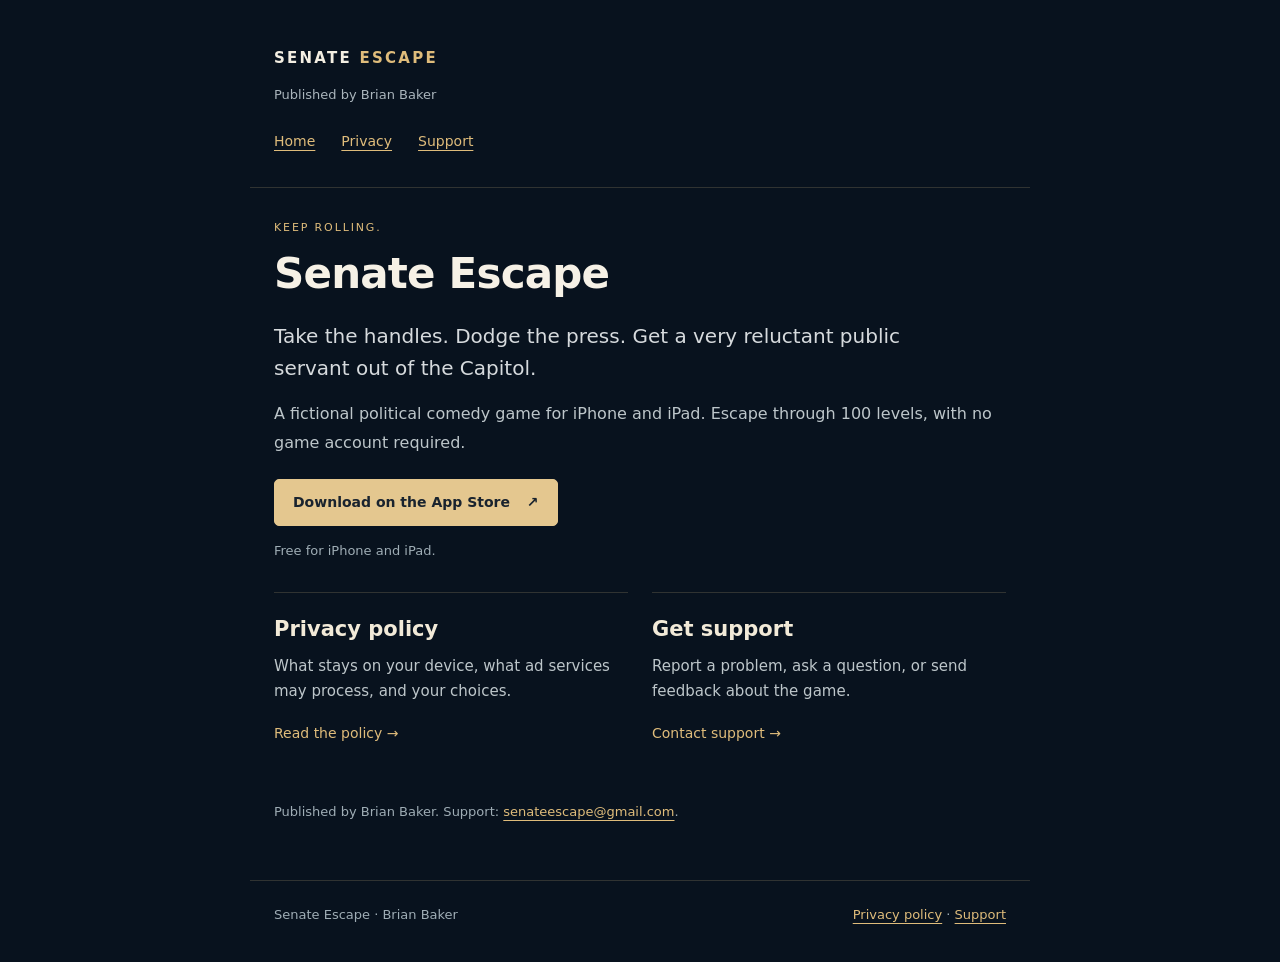
<file: index.html>
<!doctype html>
<html lang="en"><head><meta charset="utf-8"><meta name="viewport" content="width=device-width,initial-scale=1"><meta name="color-scheme" content="dark"><meta name="description" content="Play Senate Escape, a fictional political comedy game for iPhone and iPad. Dodge the press, finish assignments, and escape across 100 levels."><title>Senate Escape · A fictional political comedy game</title><link rel="stylesheet" href="/style.css"></head>
<body><a class="skip" href="#main">Skip to content</a><header><div class="header-inner"><a class="brand" href="/" aria-label="Senate Escape home">SENATE <span>ESCAPE</span></a><p>Published by Brian Baker</p><nav aria-label="Main"><a href="/">Home</a><a href="/privacy/">Privacy</a><a href="/support/">Support</a></nav></div></header>
<main id="main" tabindex="-1"><p class="eyebrow">Keep rolling.</p><h1>Senate Escape</h1><p class="intro">Take the handles. Dodge the press. Get a very reluctant public servant out of the Capitol.</p><p>A fictional political comedy game for iPhone and iPad. Escape through 100 levels, with no game account required.</p>
<a class="button" href="https://apps.apple.com/us/app/senate-escape/id6832297374">Download on the App Store <span aria-hidden="true">↗</span></a><p class="small">Free for iPhone and iPad.</p>
<div class="cards"><a class="card" href="/privacy/"><h2>Privacy policy</h2><p>What stays on your device, what ad services may process, and your choices.</p><span>Read the policy <span aria-hidden="true">→</span></span></a><a class="card" href="/support/"><h2>Get support</h2><p>Report a problem, ask a question, or send feedback about the game.</p><span>Contact support <span aria-hidden="true">→</span></span></a></div>
<p class="small">Published by Brian Baker. Support: <a href="mailto:senateescape@gmail.com">senateescape@gmail.com</a>.</p></main>
<footer><p>Senate Escape · Brian Baker</p><p><a href="/privacy/">Privacy policy</a><span aria-hidden="true"> · </span><a href="/support/">Support</a></p></footer></body></html>
</file>
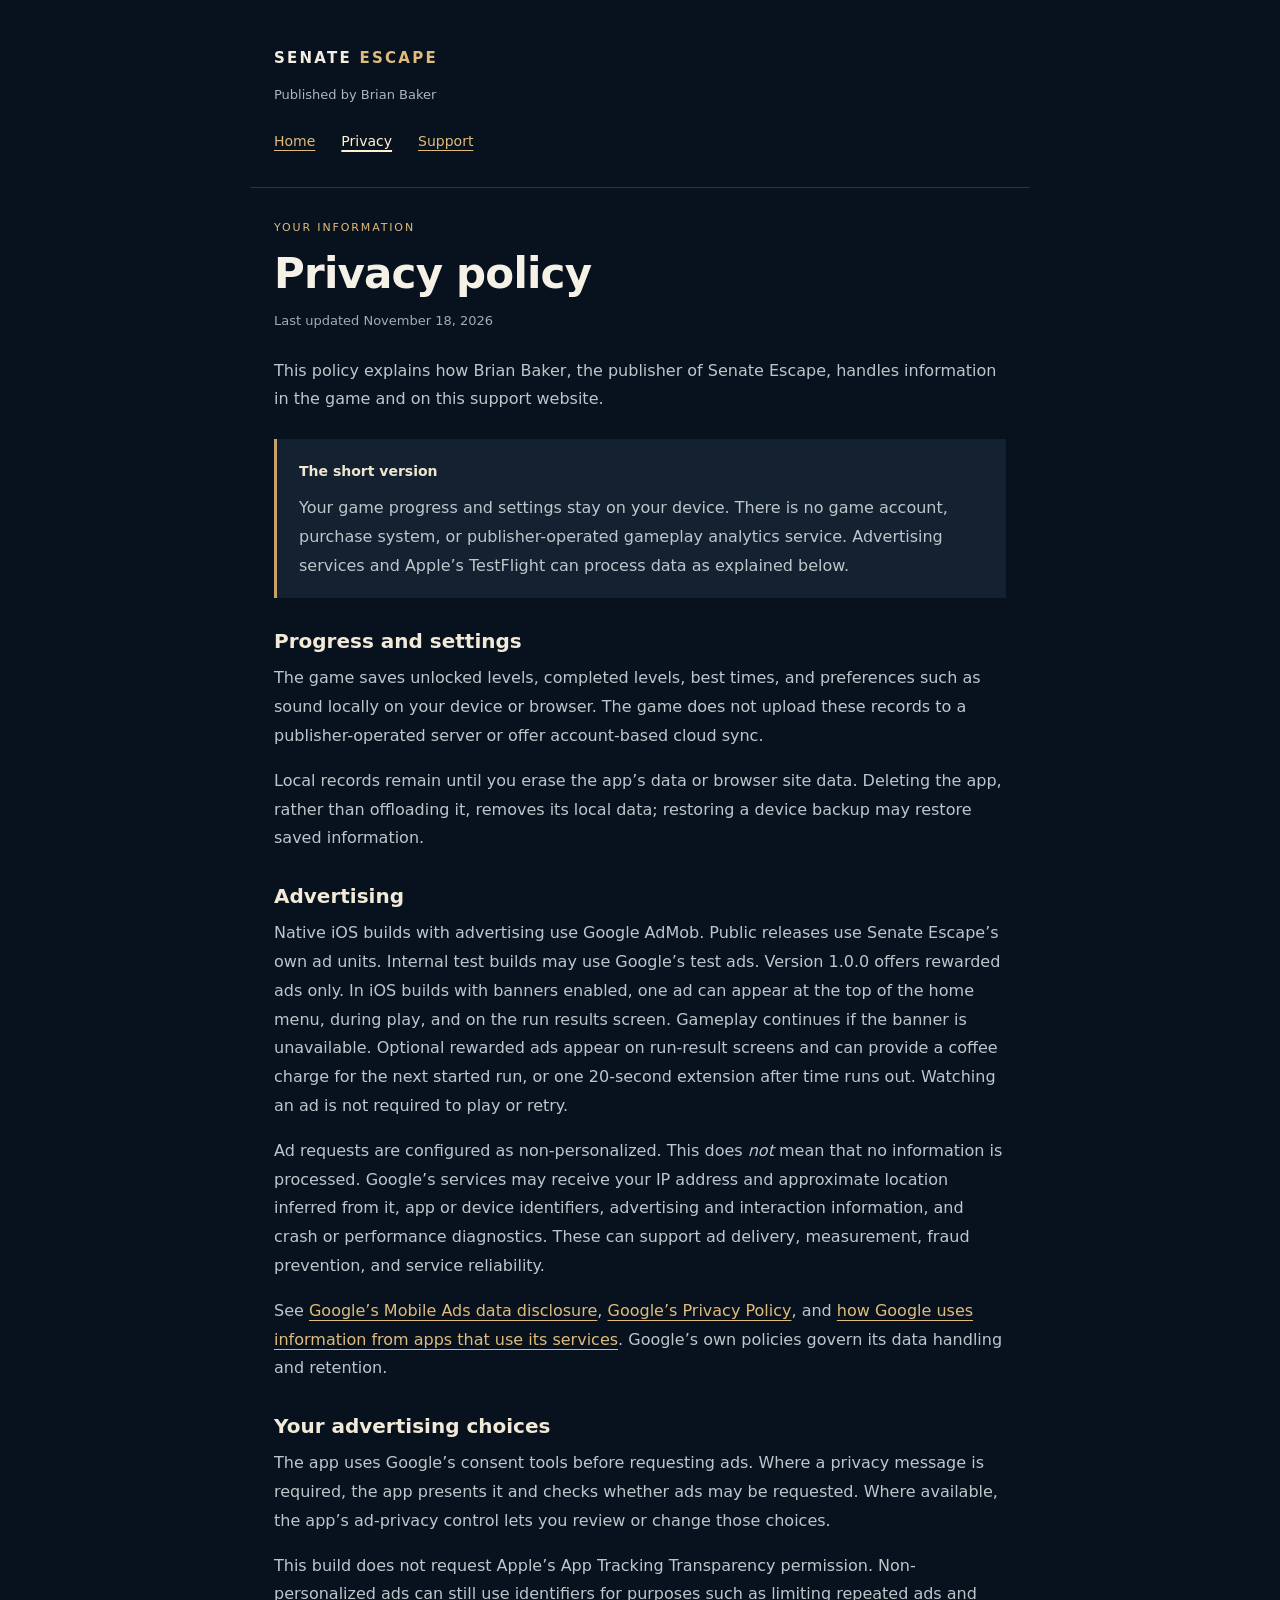
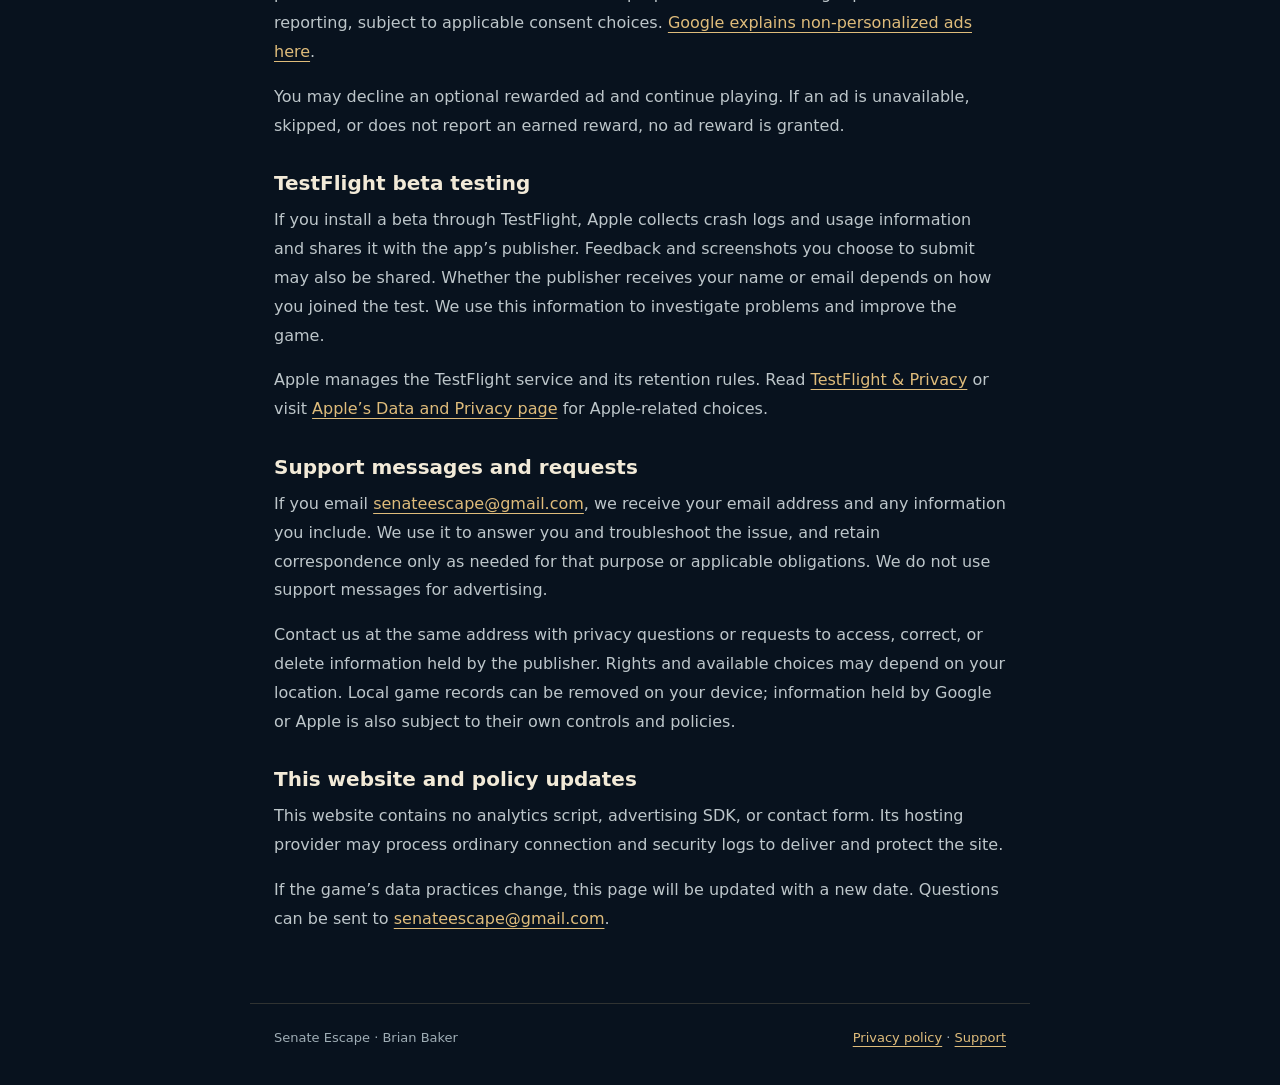
<file: privacy/index.html>
<!doctype html>
<html lang="en"><head><meta charset="utf-8"><meta name="viewport" content="width=device-width,initial-scale=1"><meta name="color-scheme" content="dark"><meta name="description" content="How Senate Escape handles local progress, advertising choices, TestFlight diagnostics, and support messages."><title>Privacy policy · Senate Escape</title><link rel="stylesheet" href="/style.css"></head>
<body><a class="skip" href="#main">Skip to content</a><header><div class="header-inner"><a class="brand" href="/" aria-label="Senate Escape home">SENATE <span>ESCAPE</span></a><p>Published by Brian Baker</p><nav aria-label="Main"><a href="/">Home</a><a href="/privacy/" aria-current="page">Privacy</a><a href="/support/">Support</a></nav></div></header>
<main id="main" tabindex="-1"><p class="eyebrow">Your information</p><h1>Privacy policy</h1><p class="updated">Last updated November 18, 2026</p>
<p>This policy explains how Brian Baker, the publisher of Senate Escape, handles information in the game and on this support website.</p>
<div class="summary"><strong>The short version</strong><p>Your game progress and settings stay on your device. There is no game account, purchase system, or publisher-operated gameplay analytics service. Advertising services and Apple’s TestFlight can process data as explained below.</p></div>
<section aria-labelledby="local"><h2 id="local">Progress and settings</h2><p>The game saves unlocked levels, completed levels, best times, and preferences such as sound locally on your device or browser. The game does not upload these records to a publisher-operated server or offer account-based cloud sync.</p><p>Local records remain until you erase the app’s data or browser site data. Deleting the app, rather than offloading it, removes its local data; restoring a device backup may restore saved information.</p></section>
<section aria-labelledby="ads"><h2 id="ads">Advertising</h2><p>Native iOS builds with advertising use Google AdMob. Public releases use Senate Escape’s own ad units. Internal test builds may use Google’s test ads. Version 1.0.0 offers rewarded ads only. In iOS builds with banners enabled, one ad can appear at the top of the home menu, during play, and on the run results screen. Gameplay continues if the banner is unavailable. Optional rewarded ads appear on run-result screens and can provide a coffee charge for the next started run, or one 20-second extension after time runs out. Watching an ad is not required to play or retry.</p><p>Ad requests are configured as non-personalized. This does <em>not</em> mean that no information is processed. Google’s services may receive your IP address and approximate location inferred from it, app or device identifiers, advertising and interaction information, and crash or performance diagnostics. These can support ad delivery, measurement, fraud prevention, and service reliability.</p><p>See <a href="https://developers.google.com/admob/ios/privacy/data-disclosure">Google’s Mobile Ads data disclosure</a>, <a href="https://policies.google.com/privacy">Google’s Privacy Policy</a>, and <a href="https://policies.google.com/technologies/partner-sites">how Google uses information from apps that use its services</a>. Google’s own policies govern its data handling and retention.</p></section>
<section aria-labelledby="choices"><h2 id="choices">Your advertising choices</h2><p>The app uses Google’s consent tools before requesting ads. Where a privacy message is required, the app presents it and checks whether ads may be requested. Where available, the app’s ad-privacy control lets you review or change those choices.</p><p>This build does not request Apple’s App Tracking Transparency permission. Non-personalized ads can still use identifiers for purposes such as limiting repeated ads and reporting, subject to applicable consent choices. <a href="https://support.google.com/admob/answer/7676680">Google explains non-personalized ads here</a>.</p><p>You may decline an optional rewarded ad and continue playing. If an ad is unavailable, skipped, or does not report an earned reward, no ad reward is granted.</p></section>
<section aria-labelledby="beta"><h2 id="beta">TestFlight beta testing</h2><p>If you install a beta through TestFlight, Apple collects crash logs and usage information and shares it with the app’s publisher. Feedback and screenshots you choose to submit may also be shared. Whether the publisher receives your name or email depends on how you joined the test. We use this information to investigate problems and improve the game.</p><p>Apple manages the TestFlight service and its retention rules. Read <a href="https://www.apple.com/legal/privacy/data/en/test-flight/">TestFlight &amp; Privacy</a> or visit <a href="https://privacy.apple.com/">Apple’s Data and Privacy page</a> for Apple-related choices.</p></section>
<section aria-labelledby="contact"><h2 id="contact">Support messages and requests</h2><p>If you email <a href="mailto:senateescape@gmail.com">senateescape@gmail.com</a>, we receive your email address and any information you include. We use it to answer you and troubleshoot the issue, and retain correspondence only as needed for that purpose or applicable obligations. We do not use support messages for advertising.</p><p>Contact us at the same address with privacy questions or requests to access, correct, or delete information held by the publisher. Rights and available choices may depend on your location. Local game records can be removed on your device; information held by Google or Apple is also subject to their own controls and policies.</p></section>
<section aria-labelledby="website"><h2 id="website">This website and policy updates</h2><p>This website contains no analytics script, advertising SDK, or contact form. Its hosting provider may process ordinary connection and security logs to deliver and protect the site.</p><p>If the game’s data practices change, this page will be updated with a new date. Questions can be sent to <a href="mailto:senateescape@gmail.com">senateescape@gmail.com</a>.</p></section></main>
<footer><p>Senate Escape · Brian Baker</p><p><a href="/privacy/">Privacy policy</a><span aria-hidden="true"> · </span><a href="/support/">Support</a></p></footer></body></html>
</file>
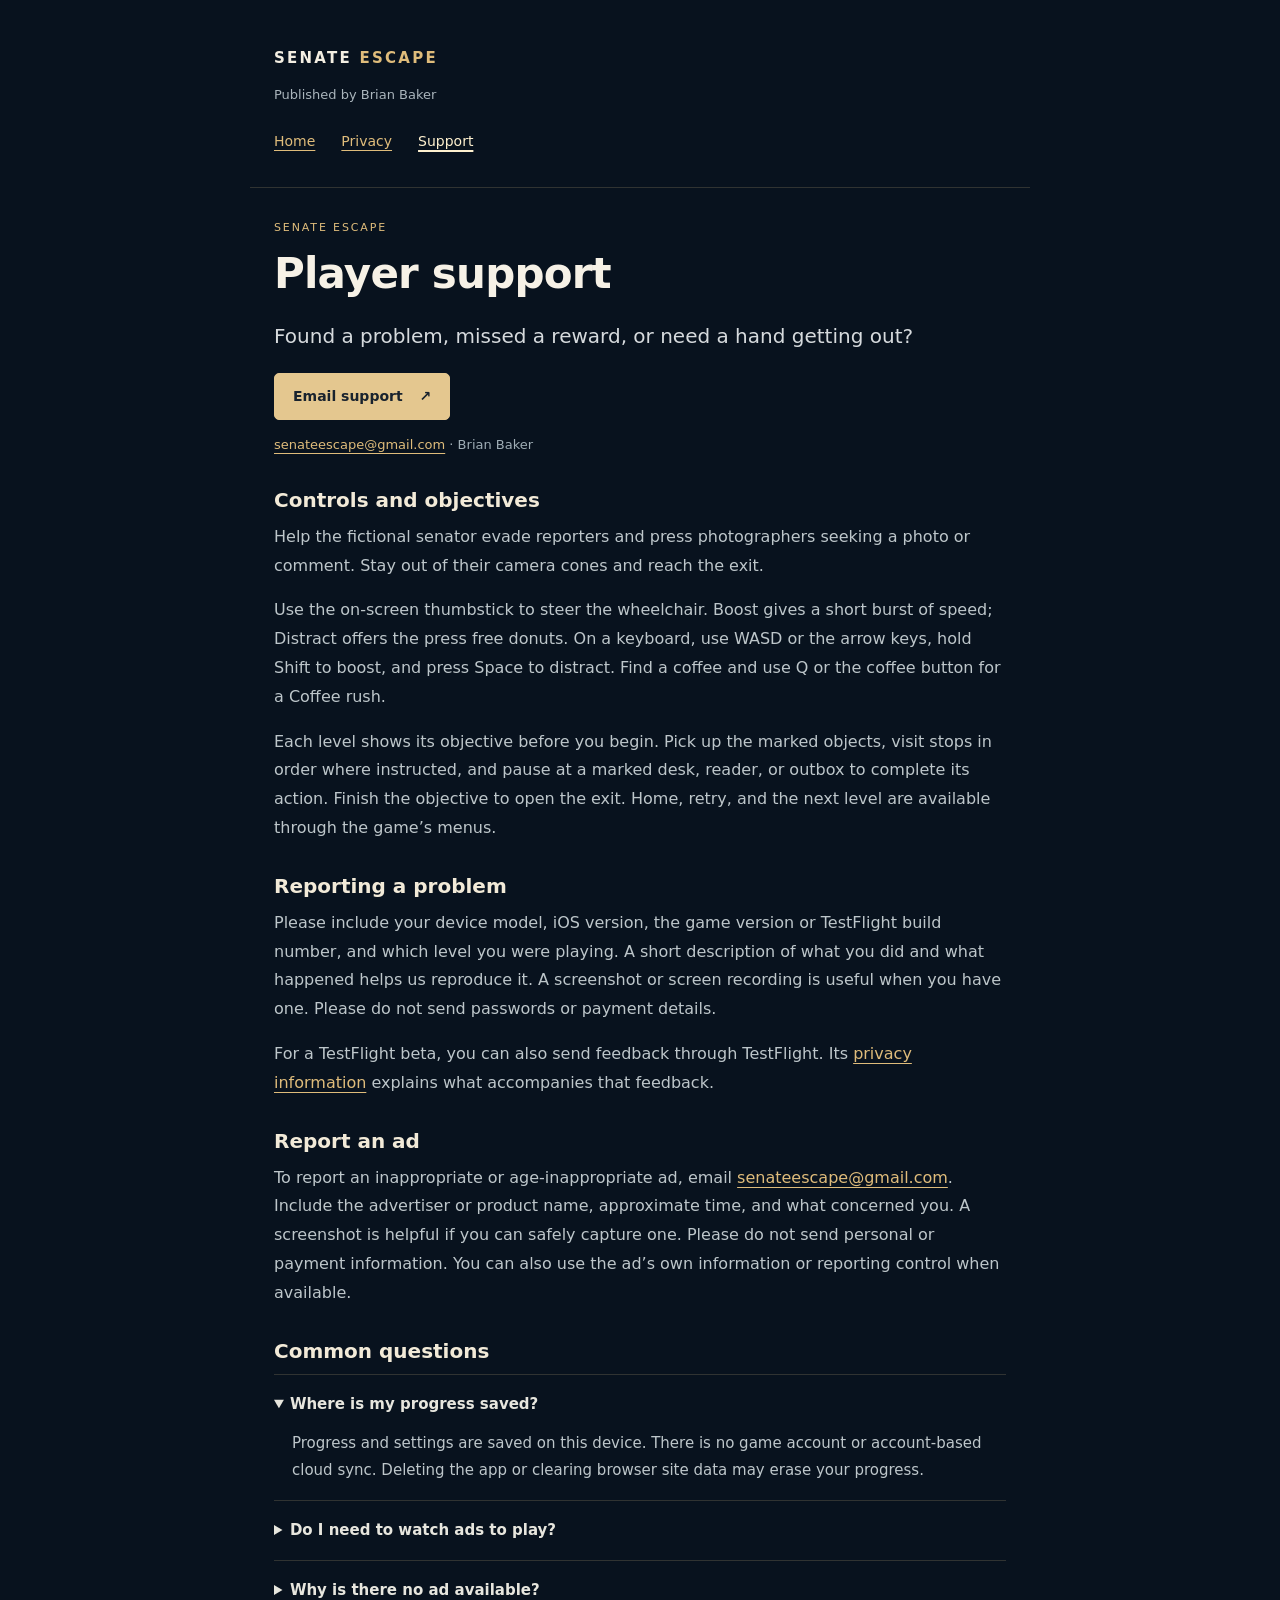
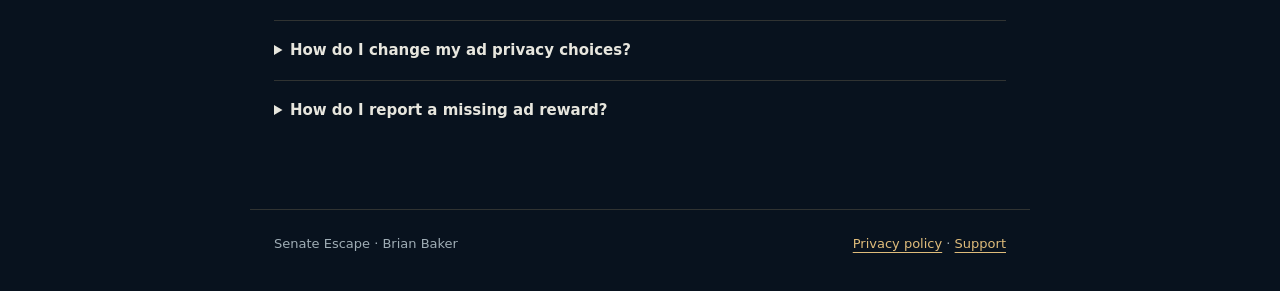
<file: support/index.html>
<!doctype html>
<html lang="en"><head><meta charset="utf-8"><meta name="viewport" content="width=device-width,initial-scale=1"><meta name="color-scheme" content="dark"><meta name="description" content="Contact Brian Baker for help with Senate Escape, beta feedback, and privacy questions."><title>Support · Senate Escape</title><link rel="stylesheet" href="/style.css"></head>
<body><a class="skip" href="#main">Skip to content</a><header><div class="header-inner"><a class="brand" href="/" aria-label="Senate Escape home">SENATE <span>ESCAPE</span></a><p>Published by Brian Baker</p><nav aria-label="Main"><a href="/">Home</a><a href="/privacy/">Privacy</a><a href="/support/" aria-current="page">Support</a></nav></div></header>
<main id="main" tabindex="-1"><p class="eyebrow">Senate Escape</p><h1>Player support</h1><p class="intro">Found a problem, missed a reward, or need a hand getting out?</p>
<a class="button" href="mailto:senateescape@gmail.com?subject=Senate%20Escape%20support">Email support <span aria-hidden="true">↗</span></a><p class="small contact-email"><a href="mailto:senateescape@gmail.com">senateescape@gmail.com</a> · Brian Baker</p>
<section><h2>Controls and objectives</h2><p>Help the fictional senator evade reporters and press photographers seeking a photo or comment. Stay out of their camera cones and reach the exit.</p><p>Use the on-screen thumbstick to steer the wheelchair. Boost gives a short burst of speed; Distract offers the press free donuts. On a keyboard, use WASD or the arrow keys, hold Shift to boost, and press Space to distract. Find a coffee and use Q or the coffee button for a Coffee rush.</p><p>Each level shows its objective before you begin. Pick up the marked objects, visit stops in order where instructed, and pause at a marked desk, reader, or outbox to complete its action. Finish the objective to open the exit. Home, retry, and the next level are available through the game’s menus.</p></section>
<section><h2>Reporting a problem</h2><p>Please include your device model, iOS version, the game version or TestFlight build number, and which level you were playing. A short description of what you did and what happened helps us reproduce it. A screenshot or screen recording is useful when you have one. Please do not send passwords or payment details.</p><p>For a TestFlight beta, you can also send feedback through TestFlight. Its <a href="https://www.apple.com/legal/privacy/data/en/test-flight/">privacy information</a> explains what accompanies that feedback.</p></section>
<section id="report-ad"><h2>Report an ad</h2><p>To report an inappropriate or age-inappropriate ad, email <a href="mailto:senateescape@gmail.com?subject=Senate%20Escape%20ad%20report">senateescape@gmail.com</a>. Include the advertiser or product name, approximate time, and what concerned you. A screenshot is helpful if you can safely capture one. Please do not send personal or payment information. You can also use the ad’s own information or reporting control when available.</p></section><section><h2>Common questions</h2><details open><summary>Where is my progress saved?</summary><p>Progress and settings are saved on this device. There is no game account or account-based cloud sync. Deleting the app or clearing browser site data may erase your progress.</p></details><details><summary>Do I need to watch ads to play?</summary><p>No. Rewarded ads are optional. In native builds with ads, a completed rewarded ad may grant one coffee charge for the next started run, or one 20-second extension when time runs out. An extension keeps your collected items and waits for you to tap Continue. Each run can receive only one time extension. Version 1.0.0 offers rewarded ads only. In builds with banners enabled, one banner can appear at the top of Home, a run or its results. You can use the game controls while the banner is visible. Skipped, failed, or unavailable ads do not grant a reward, and you can continue without one.</p></details><details><summary>Why is there no ad available?</summary><p>Ad availability can depend on your connection, privacy choices, and the ad service. Internal test builds may use test ads. If an ad does not load, you can keep playing.</p></details><details><summary>How do I change my ad privacy choices?</summary><p>Use the app’s ad-privacy control where it is available. You can also read the <a href="/privacy/">privacy policy</a> and contact support with questions.</p></details><details><summary>How do I report a missing ad reward?</summary><p>Tell us the level, build number, and what happened after the ad closed. The game only grants a reward when the ad service reports that it was earned.</p></details></section></main>
<footer><p>Senate Escape · Brian Baker</p><p><a href="/privacy/">Privacy policy</a><span aria-hidden="true"> · </span><a href="/support/">Support</a></p></footer></body></html>
</file>
<file: style.css>
:root{color-scheme:dark;font:16px/1.8 system-ui,-apple-system,BlinkMacSystemFont,'Segoe UI',sans-serif;color:#e8e5dc;background:#08121e;--gold:#dfbc7b;--line:#d8be8c30}*{box-sizing:border-box}body{margin:0}a{color:var(--gold);text-underline-offset:4px}a:hover{color:#fff0ca}a:focus-visible,summary:focus-visible{outline:2px solid var(--gold);outline-offset:5px}.skip{position:absolute;top:-80px;left:20px;padding:10px 15px;background:#172534;z-index:5}.skip:focus{top:12px}.header-inner,main,footer{max-width:780px;margin:auto;padding-left:24px;padding-right:24px}.header-inner{padding-top:44px;padding-bottom:24px;border-bottom:1px solid var(--line)}.brand{font-size:15px;font-weight:750;letter-spacing:.15em;text-decoration:none;color:#f3eee2}.brand span{color:var(--gold)}header p{margin:10px 0 2px;font-size:13px;color:#aab5bc}nav{display:flex;flex-wrap:wrap;gap:26px;margin-top:13px}nav a{min-height:44px;display:inline-flex;align-items:center;font-size:14px}nav a[aria-current]{color:#fff1cf;text-decoration-thickness:2px}main{padding-top:30px;padding-bottom:40px}main:focus{outline:none}h1{font-size:42px;line-height:1.15;letter-spacing:-.8px;margin:10px 0 22px;color:#f6f1e6}h2{font-size:20px;line-height:1.4;color:#f2ead8;margin:0 0 9px}p{margin:8px 0 16px;color:#bdc6ca}.eyebrow{font-size:11px;letter-spacing:.17em;text-transform:uppercase;color:var(--gold);margin:0 0 12px}.intro{font-size:20px;line-height:1.6;max-width:650px;color:#d6dadd}.small,.updated{font-size:13px;color:#9fadb5}.updated{margin-top:-11px;margin-bottom:24px}section{margin:29px 0}.summary{padding:18px 22px;background:#132131;border-left:3px solid #c6a367;margin:25px 0}.summary strong{color:#f0e5ce;font-size:14px}.summary p{margin-bottom:0}.cards{display:grid;grid-template-columns:1fr 1fr;gap:24px;margin:30px 0}.card{display:block;text-decoration:none;border-top:1px solid var(--line);padding:22px 0}.card h2{font-size:21px}.card p{font-size:15px;line-height:1.65}.card>span{font-size:14px}.button{display:inline-block;min-height:44px;padding:10px 18px;background:#e4c78f;color:#19232e;border:1px solid #e4c78f;border-radius:5px;text-decoration:none;font-size:14px;font-weight:650;margin:5px 0}.button:hover{color:#101b25;background:#f0d8a9}.button span{margin-left:12px}.contact-email{margin-bottom:28px}details{border-top:1px solid var(--line);padding:16px 0}summary{color:#e7e6de;font-weight:600;font-size:15px;cursor:pointer}details p{font-size:15px;margin:12px 0 0;padding-left:18px}footer{border-top:1px solid var(--line);padding-top:22px;padding-bottom:36px;display:flex;justify-content:space-between;gap:20px}footer p{font-size:13px;margin:0;color:#9fadb5}@media(max-width:480px){.header-inner{padding-top:30px}main{padding-top:25px;padding-bottom:25px}h1{font-size:34px}.intro{font-size:18px}.cards{grid-template-columns:1fr;gap:0}footer{flex-direction:column;gap:6px}.summary{padding:16px 18px}}@media print{body{background:white;color:#111}header,footer,.skip,.button{display:none}main{max-width:none;padding:0}h1,h2,p,a,summary{color:#111}.summary{background:none}details>*{display:block}}
</file>
